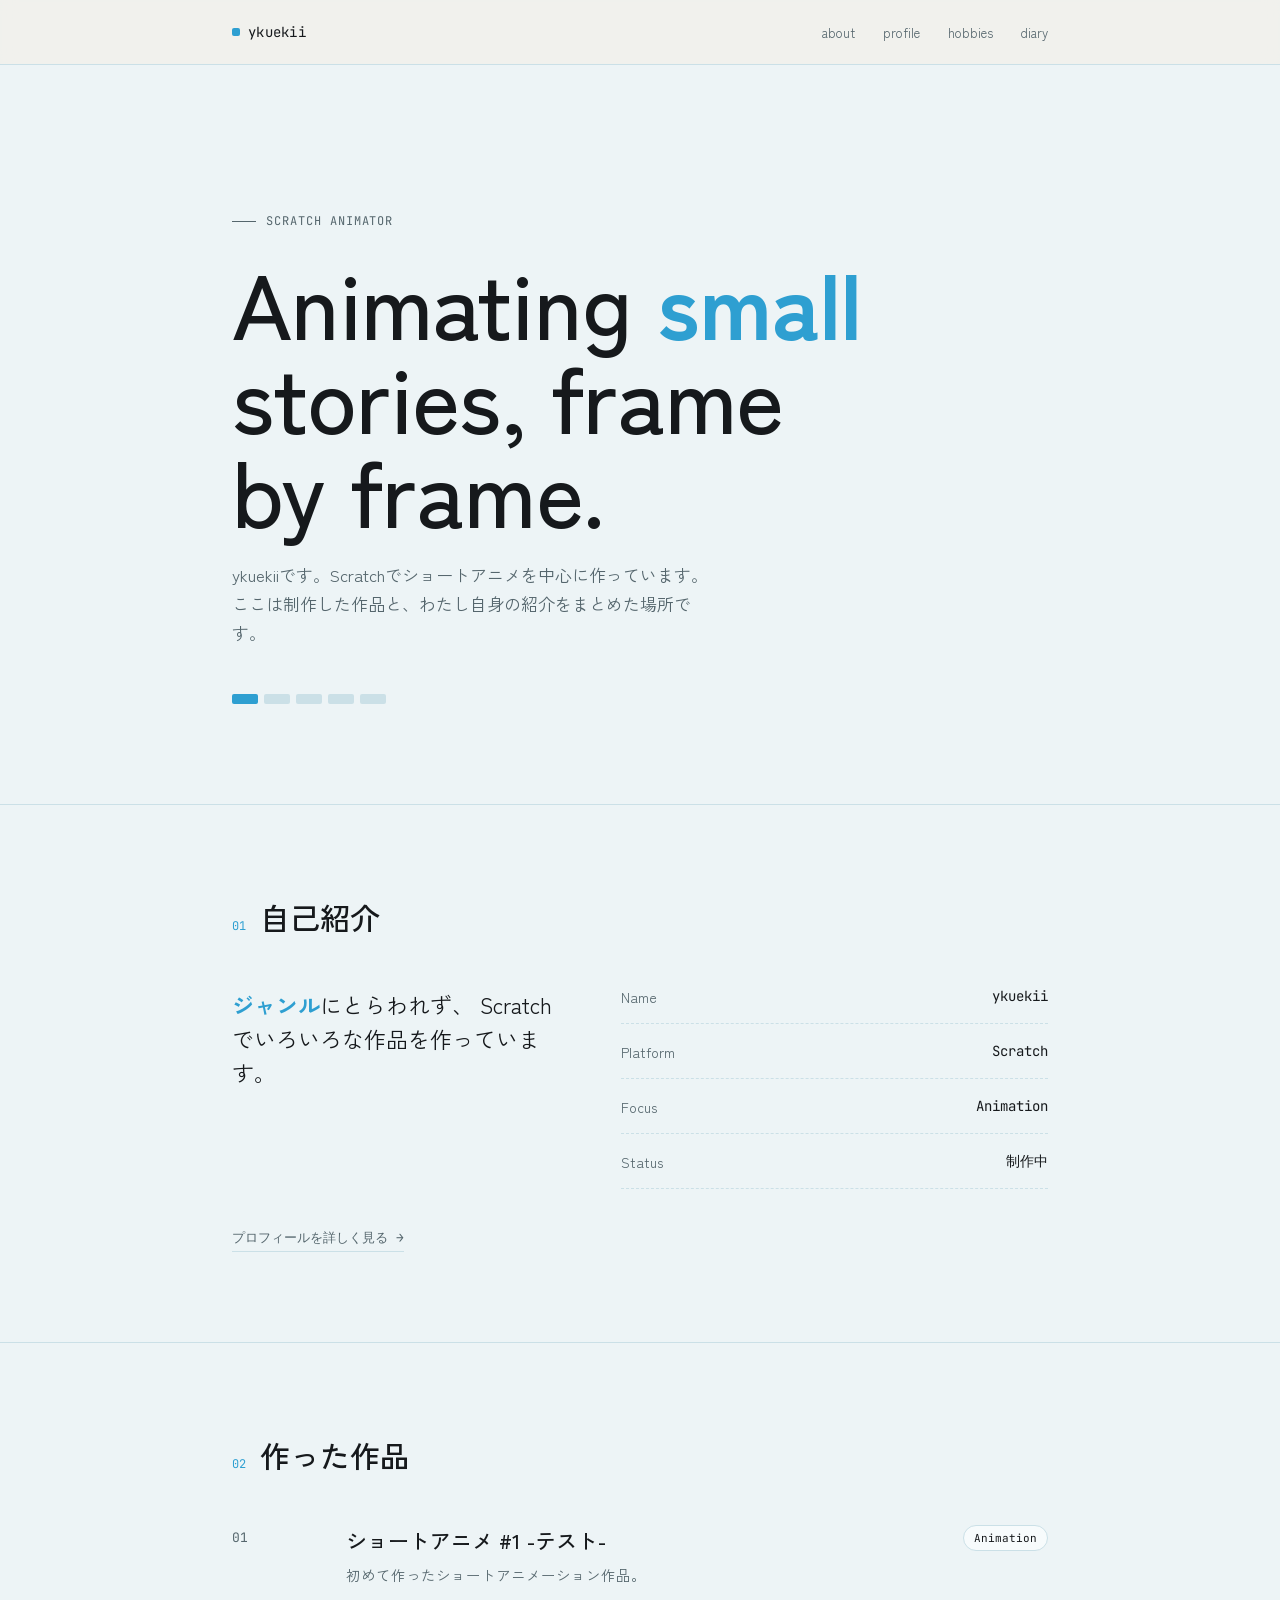
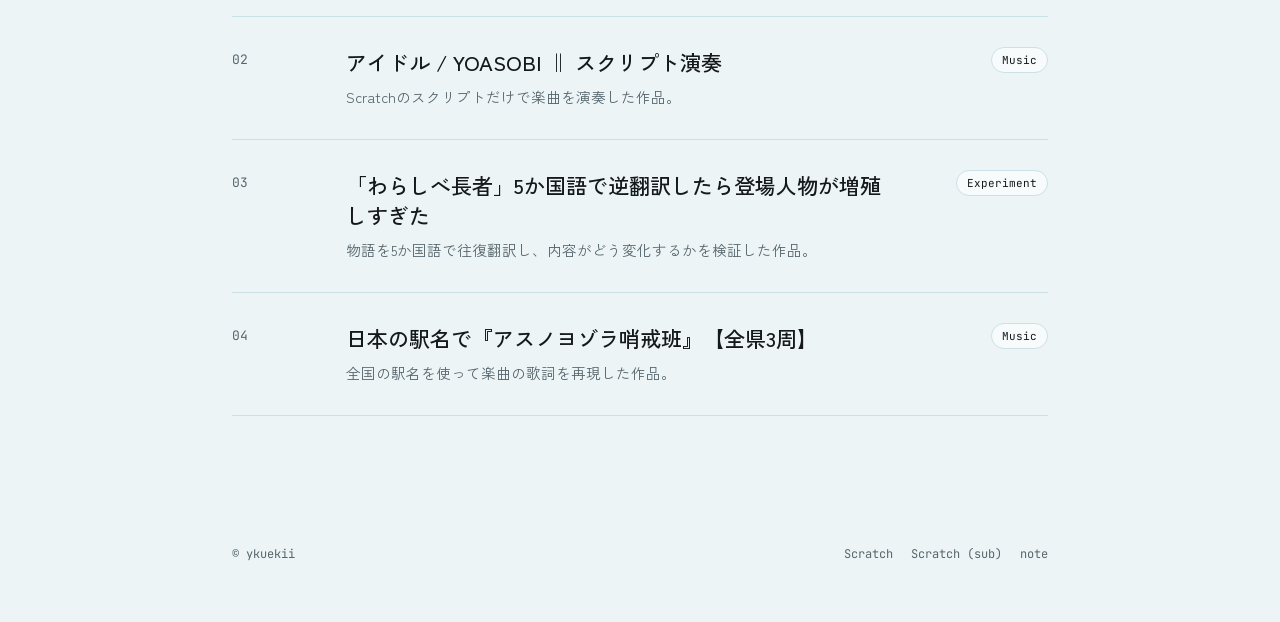
<file: index.html>
<!DOCTYPE html>
<html lang="ja">
<head>
<meta charset="UTF-8">
<meta name="viewport" content="width=device-width, initial-scale=1.0">
<title>ykuekii</title>
<link rel="stylesheet" href="/common.css">
<style>
  /* ---------- ABOUT ---------- */
  .about-grid{
    display:grid;
    grid-template-columns: 1fr 1.3fr;
    gap: 60px;
  }
  .more-link{
    display:inline-flex;
    align-items:center;
    gap: 8px;
    margin-top: 40px;
    font-family: 'JetBrains Mono', monospace;
    font-size: 13px;
    color: var(--ink-soft);
    border-bottom: 1px solid var(--line);
    padding-bottom: 4px;
    transition: color .2s ease, border-color .2s ease;
  }
  .more-link::after{ content: '→'; transition: transform .2s ease; }
  .more-link:hover{ color: var(--ink); border-color: var(--ink); }
  .more-link:hover::after{ transform: translateX(4px); }
  .about-grid .lead{
    font-family: 'Zen Kaku Gothic New', 'Space Grotesk', sans-serif;
    font-size: 22px;
    line-height: 1.55;
  }
  .about-grid .lead .accent-word{ color: var(--accent); font-weight: 700; }
  .facts{
    display:flex;
    flex-direction: column;
    gap: 18px;
  }
  .fact{
    display:flex;
    justify-content: space-between;
    padding-bottom: 16px;
    border-bottom: 1px dashed var(--line);
    font-size: 14px;
  }
  .fact .k{ color: var(--ink-soft); }
  .fact .v{ font-family: 'JetBrains Mono', monospace; }

  /* ---------- WORKS ---------- */
  .works{
    display:flex;
    flex-direction: column;
  }
  .work{
    display:grid;
    grid-template-columns: 90px 1fr 140px;
    gap: 24px;
    align-items: start;
    padding: 30px 0;
    border-bottom: 1px solid var(--line);
    transition: padding-left .25s ease, opacity .2s ease;
    cursor: pointer;
  }
  .work:hover{ opacity: 0.75; padding-left: 10px; }
  .work:first-child{ padding-top: 0; }
  .work .idx{
    font-family: 'JetBrains Mono', monospace;
    font-size: 13px;
    color: var(--ink-soft);
    padding-top: 4px;
  }
  .work .body h3{
    font-family: 'Zen Kaku Gothic New', 'Space Grotesk', sans-serif;
    font-weight: 500;
    font-size: 21px;
    margin-bottom: 8px;
  }
  .work .body p{
    font-size: 14.5px;
    line-height: 1.65;
    color: var(--ink-soft);
    max-width: 480px;
  }
  .work .tag{
    justify-self: end;
    font-family: 'JetBrains Mono', monospace;
    font-size: 11px;
    color: var(--ink);
    background: var(--card);
    border: 1px solid var(--line);
    padding: 5px 10px;
    border-radius: 20px;
    white-space: nowrap;
    height: fit-content;
  }

  /* ---------- CONTACT ---------- */
  /* ページ内には contact というクラスが指定された要素がないため、このルールセットは必要ありません (削除を推奨します) */
  .contact{
    display:flex;
    justify-content: space-between;
    align-items: flex-end;
    flex-wrap: wrap;
    gap: 30px;
  }
  .contact h2{
    font-family: 'Zen Kaku Gothic New', 'Space Grotesk', sans-serif;
    font-weight: 500;
    font-size: clamp(32px, 5vw, 48px);
    max-width: 480px;
    line-height: 1.2;
  }
  .contact h2 em{ font-style: normal; font-weight: 700; color: var(--accent); }
  .links{
    display:flex;
    flex-direction: column;
    gap: 10px;
    font-family: 'JetBrains Mono', monospace;
    font-size: 14px;
  }
  .links a{
    display:flex;
    align-items:center;
    gap: 8px;
    color: var(--ink-soft);
    transition: color .2s ease;
  }
  .links a:hover{ color: var(--ink); }
  .links a::after{
    content: '→';
    opacity: 0;
    transform: translateX(-4px);
    transition: all .2s ease;
  }
  .links a:hover::after{ opacity: 1; transform: translateX(0); }
  /* ↑ ここまで */

  @media (max-width: 700px){
    .about-grid{ grid-template-columns: 1fr; gap: 32px; }
    .work{ grid-template-columns: 40px 1fr; }
    .work .tag{ grid-column: 2; justify-self: start; margin-top: 4px; }
  }
</style>
</head>
<body data-page="index">

<header>
  <nav class="wrap">
    <div class="logo"><span class="dot"></span>ykuekii</div>
    <div class="navlinks">
      <a href="#intro" class="current">about</a>
      <a href="about.html">profile</a>
      <a href="hobbies.html">hobbies</a>
      <a href="diary.html">diary</a>
    </div>
  </nav>
</header>

<section class="hero">
  <div class="wrap">
    <p class="eyebrow">Scratch animator</p>
    <h1>Animating <em>small</em><br>stories, frame<br>by frame.</h1>
    <p>ykuekiiです。Scratchでショートアニメを中心に作っています。ここは制作した作品と、わたし自身の紹介をまとめた場所です。</p>
    <div class="blockrow">
      <span></span><span></span><span></span><span></span><span></span>
    </div>
  </div>
</section>

<section id="intro">
  <div class="wrap">
    <div class="sectionhead reveal">
      <span class="num">01</span>
      <h2>自己紹介</h2>
    </div>
    <div class="about-grid">
      <p class="lead reveal">
        <span class="accent-word">ジャンル</span>にとらわれず、
        Scratchでいろいろな作品を作っています。
      </p>
      <div class="facts reveal">
        <div class="fact"><span class="k">Name</span><span class="v">ykuekii</span></div>
        <div class="fact"><span class="k">Platform</span><span class="v">Scratch</span></div>
        <div class="fact"><span class="k">Focus</span><span class="v">Animation</span></div>
        <div class="fact"><span class="k">Status</span><span class="v">制作中</span></div>
      </div>
    </div>
    <a class="more-link reveal" href="about.html">プロフィールを詳しく見る</a>
  </div>
</section>

<section id="works">
  <div class="wrap">
    <div class="sectionhead reveal">
      <span class="num">02</span>
      <h2>作った作品</h2>
    </div>
    <div class="works">
      <a class="work reveal" href="https://scratch.mit.edu/projects/606206906/" target="_blank" rel="noopener">
        <div class="idx">01</div>
        <div class="body">
          <h3>ショートアニメ #1 -テスト-</h3>
          <p>初めて作ったショートアニメーション作品。</p>
        </div>
        <div class="tag">Animation</div>
      </a>
      <a class="work reveal" href="https://scratch.mit.edu/projects/859384768/" target="_blank" rel="noopener">
        <div class="idx">02</div>
        <div class="body">
          <h3>アイドル / YOASOBI ‖ スクリプト演奏</h3>
          <p>Scratchのスクリプトだけで楽曲を演奏した作品。</p>
        </div>
        <div class="tag">Music</div>
      </a>
      <a class="work reveal" href="https://scratch.mit.edu/projects/750810697/" target="_blank" rel="noopener">
        <div class="idx">03</div>
        <div class="body">
          <h3>「わらしべ長者」5か国語で逆翻訳したら登場人物が増殖しすぎた</h3>
          <p>物語を5か国語で往復翻訳し、内容がどう変化するかを検証した作品。</p>
        </div>
        <div class="tag">Experiment</div>
      </a>
      <a class="work reveal" href="https://scratch.mit.edu/projects/1227706327/" target="_blank" rel="noopener">
        <div class="idx">04</div>
        <div class="body">
          <h3>日本の駅名で『アスノヨゾラ哨戒班』【全県3周】</h3>
          <p>全国の駅名を使って楽曲の歌詞を再現した作品。</p>
        </div>
        <div class="tag">Music</div>
      </a>
    </div>
  </div>
</section>


<footer>
  <div class="wrap">
    <span>© ykuekii</span>
    <div>
      <a href="https://scratch.mit.edu/users/ykuekii/" target="_blank" rel="noopener">Scratch</a>
      <a href="https://scratch.mit.edu/users/-sub-ykuekii-/" target="_blank" rel="noopener">Scratch (sub)</a>
      <a href="https://note.com/yukkkun" target="_blank" rel="noopener">note</a>
    </div>
  </div>
</footer>

<script src="reveal-anim.js"></script>

</body>
</html>
</file>
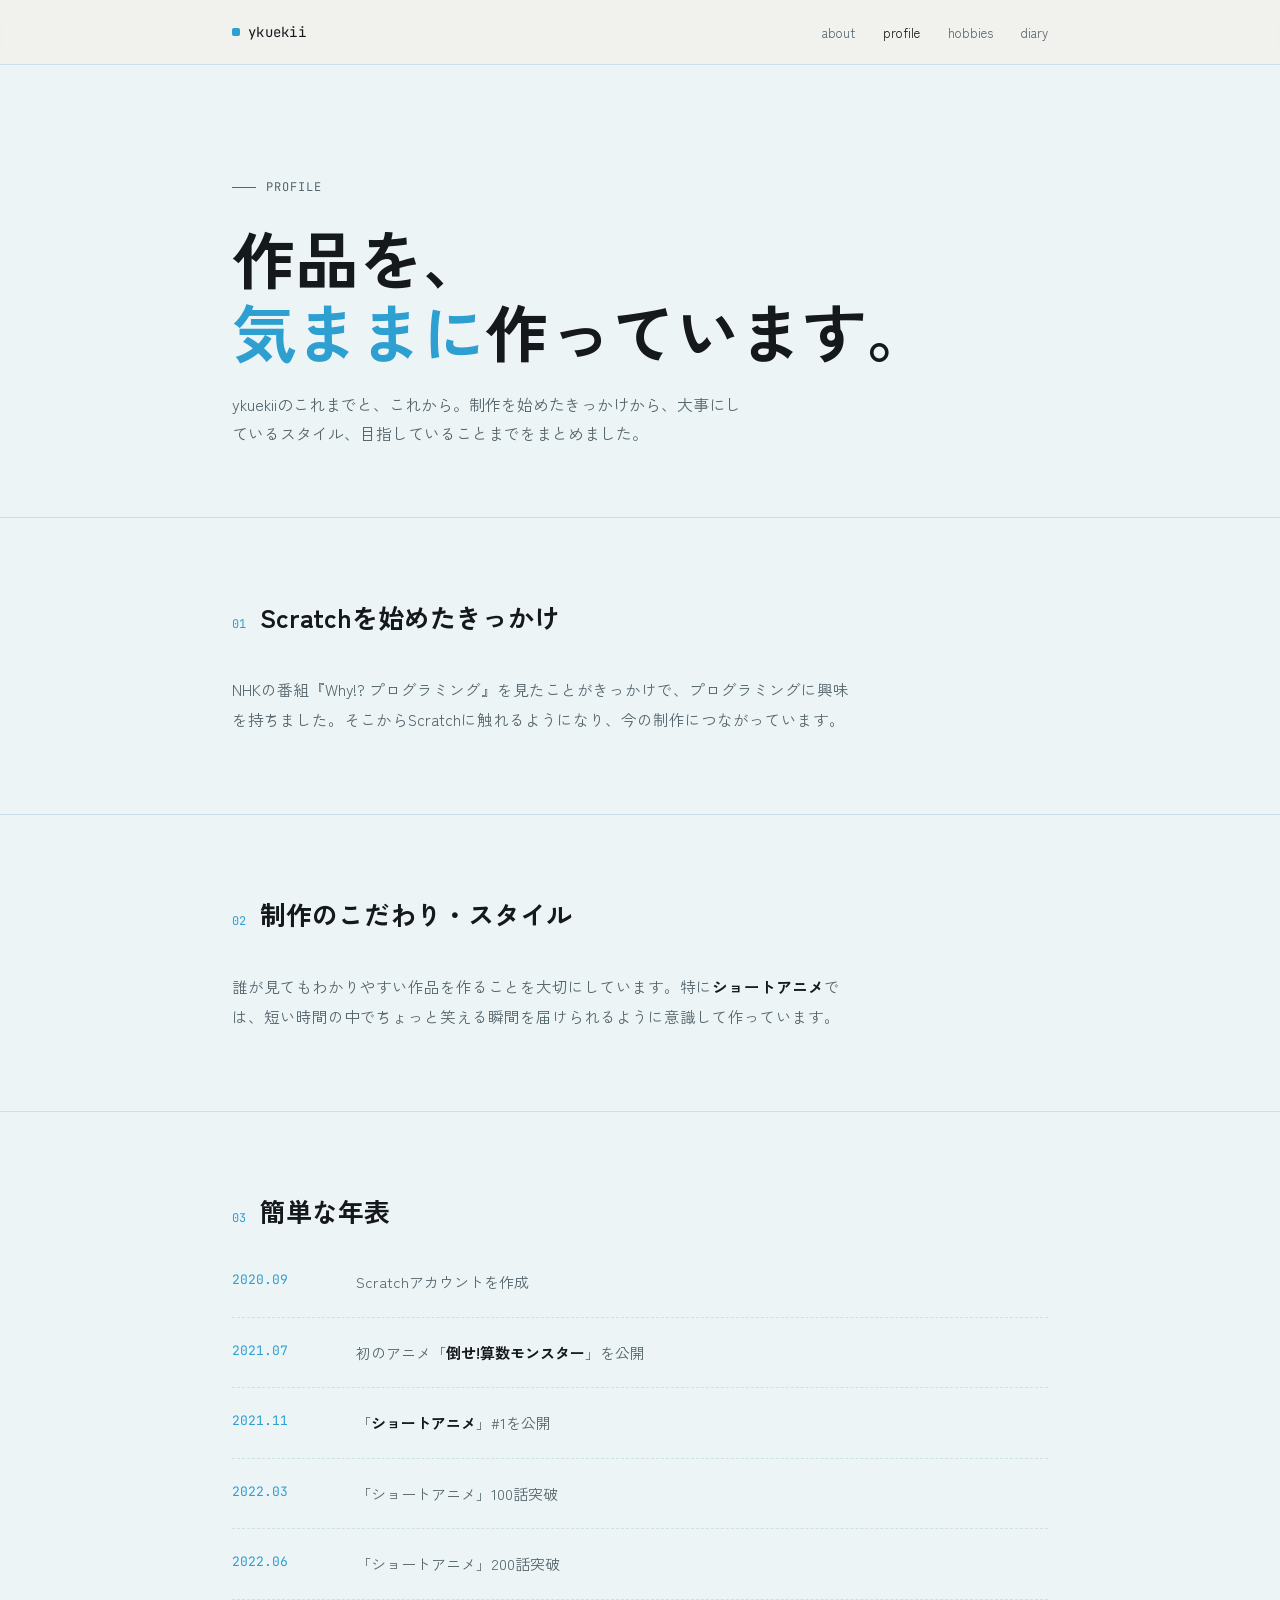
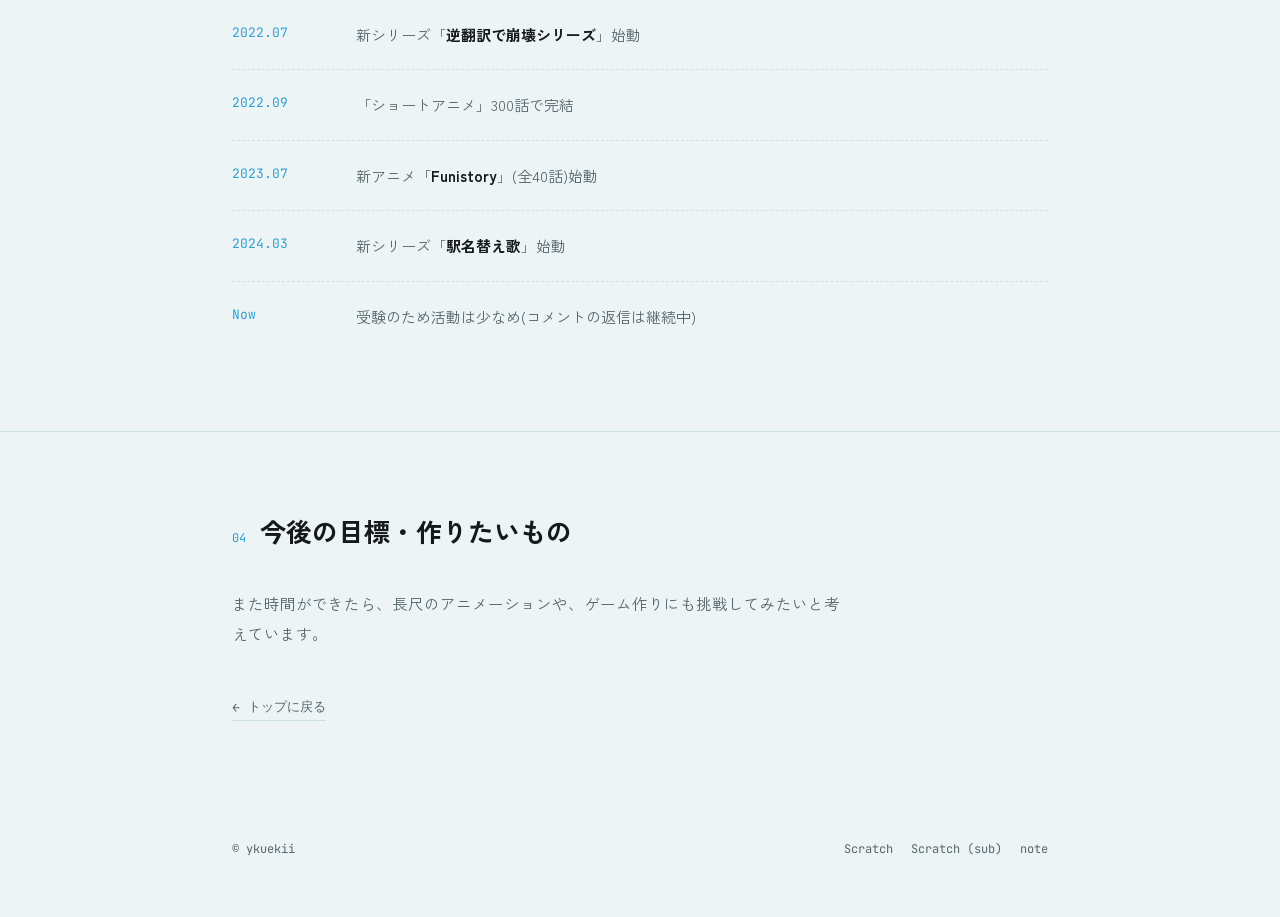
<file: about.html>
<!DOCTYPE html>
<html lang="ja">
<head>
<meta charset="UTF-8">
<meta name="viewport" content="width=device-width, initial-scale=1.0">
<title>profile — ykuekii</title>
<link rel="stylesheet" href="/common.css">
<style>
  .sectionbody{
    max-width: 620px;
    font-size: 15.5px;
    line-height: 1.9;
    color: var(--ink-soft);
  }
  .sectionbody strong{ color: var(--ink); font-weight: 700; }

  /* ---------- TIMELINE ---------- */
  .timeline{
    display:flex;
    flex-direction: column;
  }
  .tl-row{
    display:grid;
    grid-template-columns: 100px 1fr;
    gap: 24px;
    padding: 22px 0;
    border-bottom: 1px dashed var(--line);
  }
  .tl-row:first-child{ padding-top: 0; }
  .tl-row:last-child{ border-bottom: none; }
  .tl-row .when{
    font-family: 'JetBrains Mono', monospace;
    font-size: 13px;
    color: var(--accent);
    padding-top: 2px;
  }
  .tl-row .what{
    font-size: 15px;
    line-height: 1.7;
    color: var(--ink-soft);
  }
  .tl-row .what strong{ color: var(--ink); font-weight: 700; }

  /* ---------- BACK LINK ---------- */
  .back-link{
    display:inline-flex;
    align-items:center;
    gap: 8px;
    margin-top: 50px;
    font-family: 'JetBrains Mono', monospace;
    font-size: 13px;
    color: var(--ink-soft);
    border-bottom: 1px solid var(--line);
    padding-bottom: 4px;
    transition: color .2s ease, border-color .2s ease;
  }
  .back-link::before{ content: '←'; transition: transform .2s ease; }
  .back-link:hover{ color: var(--ink); border-color: var(--ink); }
  .back-link:hover::before{ transform: translateX(-4px); }

  @media (max-width: 700px){
    .tl-row{ grid-template-columns: 70px 1fr; gap: 16px; }
  }
</style>
</head>
<body data-page="about">

<header>
  <nav class="wrap">
    <a class="logo" href="index.html"><span class="dot"></span>ykuekii</a>
    <div class="navlinks">
      <a href="index.html#intro">about</a>
      <a href="about.html" class="current">profile</a>
      <a href="hobbies.html">hobbies</a>
      <a href="diary.html">diary</a>
    </div>
  </nav>
</header>

<section class="hero">
  <div class="wrap">
    <p class="eyebrow">Profile</p>
    <h1>作品を、<br><span class="accent">気ままに</span>作っています。</h1>
    <p>ykuekiiのこれまでと、これから。制作を始めたきっかけから、大事にしているスタイル、目指していることまでをまとめました。</p>
  </div>
</section>

<section id="start">
  <div class="wrap">
    <div class="sectionhead reveal">
      <span class="num">01</span>
      <h2>Scratchを始めたきっかけ</h2>
    </div>
    <div class="sectionbody reveal">
      <p>NHKの番組『Why!? プログラミング』を見たことがきっかけで、プログラミングに興味を持ちました。そこからScratchに触れるようになり、今の制作につながっています。</p>
    </div>
  </div>
</section>

<section id="style">
  <div class="wrap">
    <div class="sectionhead reveal">
      <span class="num">02</span>
      <h2>制作のこだわり・スタイル</h2>
    </div>
    <div class="sectionbody reveal">
      <p>誰が見てもわかりやすい作品を作ることを大切にしています。特に<strong>ショートアニメ</strong>では、短い時間の中でちょっと笑える瞬間を届けられるように意識して作っています。</p>
    </div>
  </div>
</section>

<section id="timeline">
  <div class="wrap">
    <div class="sectionhead reveal">
      <span class="num">03</span>
      <h2>簡単な年表</h2>
    </div>
    <div class="timeline reveal">
      <div class="tl-row">
        <div class="when">2020.09</div>
        <div class="what">Scratchアカウントを作成</div>
      </div>
      <div class="tl-row">
        <div class="when">2021.07</div>
        <div class="what">初のアニメ「<strong>倒せ!算数モンスター</strong>」を公開</div>
      </div>
      <div class="tl-row">
        <div class="when">2021.11</div>
        <div class="what">「<strong>ショートアニメ</strong>」#1を公開</div>
      </div>
      <div class="tl-row">
        <div class="when">2022.03</div>
        <div class="what">「ショートアニメ」100話突破</div>
      </div>
      <div class="tl-row">
        <div class="when">2022.06</div>
        <div class="what">「ショートアニメ」200話突破</div>
      </div>
      <div class="tl-row">
        <div class="when">2022.07</div>
        <div class="what">新シリーズ「<strong>逆翻訳で崩壊シリーズ</strong>」始動</div>
      </div>
      <div class="tl-row">
        <div class="when">2022.09</div>
        <div class="what">「ショートアニメ」300話で完結</div>
      </div>
      <div class="tl-row">
        <div class="when">2023.07</div>
        <div class="what">新アニメ「<strong>Funistory</strong>」(全40話)始動</div>
      </div>
      <div class="tl-row">
        <div class="when">2024.03</div>
        <div class="what">新シリーズ「<strong>駅名替え歌</strong>」始動</div>
      </div>
      <div class="tl-row">
        <div class="when">Now</div>
        <div class="what">受験のため活動は少なめ(コメントの返信は継続中)</div>
      </div>
    </div>
  </div>
</section>

<section id="goal">
  <div class="wrap">
    <div class="sectionhead reveal">
      <span class="num">04</span>
      <h2>今後の目標・作りたいもの</h2>
    </div>
    <div class="sectionbody reveal">
      <p>また時間ができたら、長尺のアニメーションや、ゲーム作りにも挑戦してみたいと考えています。</p>
    </div>
    <a class="back-link reveal" href="index.html">トップに戻る</a>
  </div>
</section>

<footer>
  <div class="wrap">
    <span>© ykuekii</span>
    <div>
      <a href="https://scratch.mit.edu/users/ykuekii/" target="_blank" rel="noopener">Scratch</a>
      <a href="https://scratch.mit.edu/users/-sub-ykuekii-/" target="_blank" rel="noopener">Scratch (sub)</a>
      <a href="https://note.com/yukkkun" target="_blank" rel="noopener">note</a>
    </div>
  </div>
</footer>

<script src="reveal-anim.js"></script>

</body>
</html>
</file>
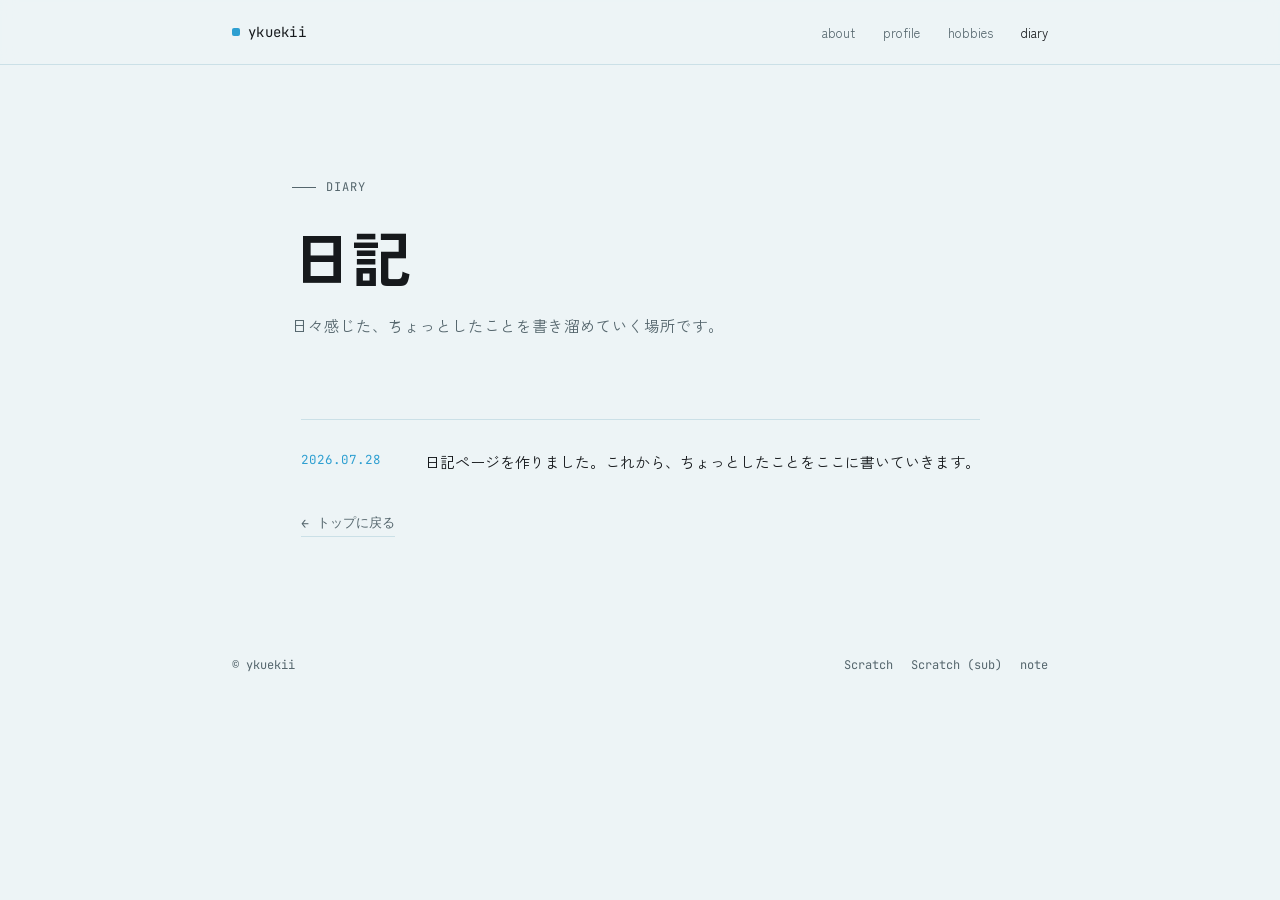
<file: diary.html>
<!DOCTYPE html>
<html lang="ja">
<head>
<meta charset="UTF-8">
<meta name="viewport" content="width=device-width, initial-scale=1.0">
<title>diary — ykuekii</title>
<link rel="stylesheet" href="/common.css">
<style>
  .entries{
    padding: 20px 0 80px;
    display:flex;
    flex-direction: column;
  }
  .entry{
    display:grid;
    grid-template-columns: 100px 1fr;
    gap: 24px;
    padding: 28px 0;
    border-top: 1px solid var(--line);
  }
  .entry:first-child{ border-top: 1px solid var(--line); }
  .entry .date{
    font-family: 'JetBrains Mono', monospace;
    font-size: 12.5px;
    color: var(--accent);
    padding-top: 3px;
  }
  .entry .text{
    font-size: 15px;
    line-height: 1.85;
    color: var(--ink);
  }
  .entry .text strong{ font-weight: 700; }

  .back-link{
    display:inline-flex;
    align-items:center;
    gap: 8px;
    margin-top: 10px;
    font-family: 'JetBrains Mono', monospace;
    font-size: 13px;
    color: var(--ink-soft);
    border-bottom: 1px solid var(--line);
    padding-bottom: 4px;
    transition: color .2s ease, border-color .2s ease;
  }
  .back-link::before{ content: '←'; transition: transform .2s ease; }
  .back-link:hover{ color: var(--ink); border-color: var(--ink); }
  .back-link:hover::before{ transform: translateX(-4px); }

  @media (max-width: 700px){
    .entry{ grid-template-columns: 1fr; gap: 6px; }
  }
</style>
</head>
<body data-page="diary">

<header>
  <nav class="wrap">
    <a class="logo" href="index.html"><span class="dot"></span>ykuekii</a>
    <div class="navlinks">
      <a href="index.html#intro">about</a>
      <a href="about.html">profile</a>
      <a href="hobbies.html">hobbies</a>
      <a href="diary.html" class="current">diary</a>
    </div>
  </nav>
</header>

<section class="hero">
  <div class="wrap">
    <p class="eyebrow">Diary</p>
    <h1>日記</h1>
    <p>日々感じた、ちょっとしたことを書き溜めていく場所です。</p>
  </div>
</section>

<section class="entries">
  <div class="wrap">
    <div class="entry reveal">
      <div class="date">2026.07.28</div>
      <div class="text">日記ページを作りました。これから、ちょっとしたことをここに書いていきます。</div>
    </div>
    <a class="back-link reveal" href="index.html">トップに戻る</a>
  </div>
</section>

<footer>
  <div class="wrap">
    <span>© ykuekii</span>
    <div>
      <a href="https://scratch.mit.edu/users/ykuekii/" target="_blank" rel="noopener">Scratch</a>
      <a href="https://scratch.mit.edu/users/-sub-ykuekii-/" target="_blank" rel="noopener">Scratch (sub)</a>
      <a href="https://note.com/yukkkun" target="_blank" rel="noopener">note</a>
    </div>
  </div>
</footer>

<script src="reveal-anim.js"></script>

</body>
</html>
</file>
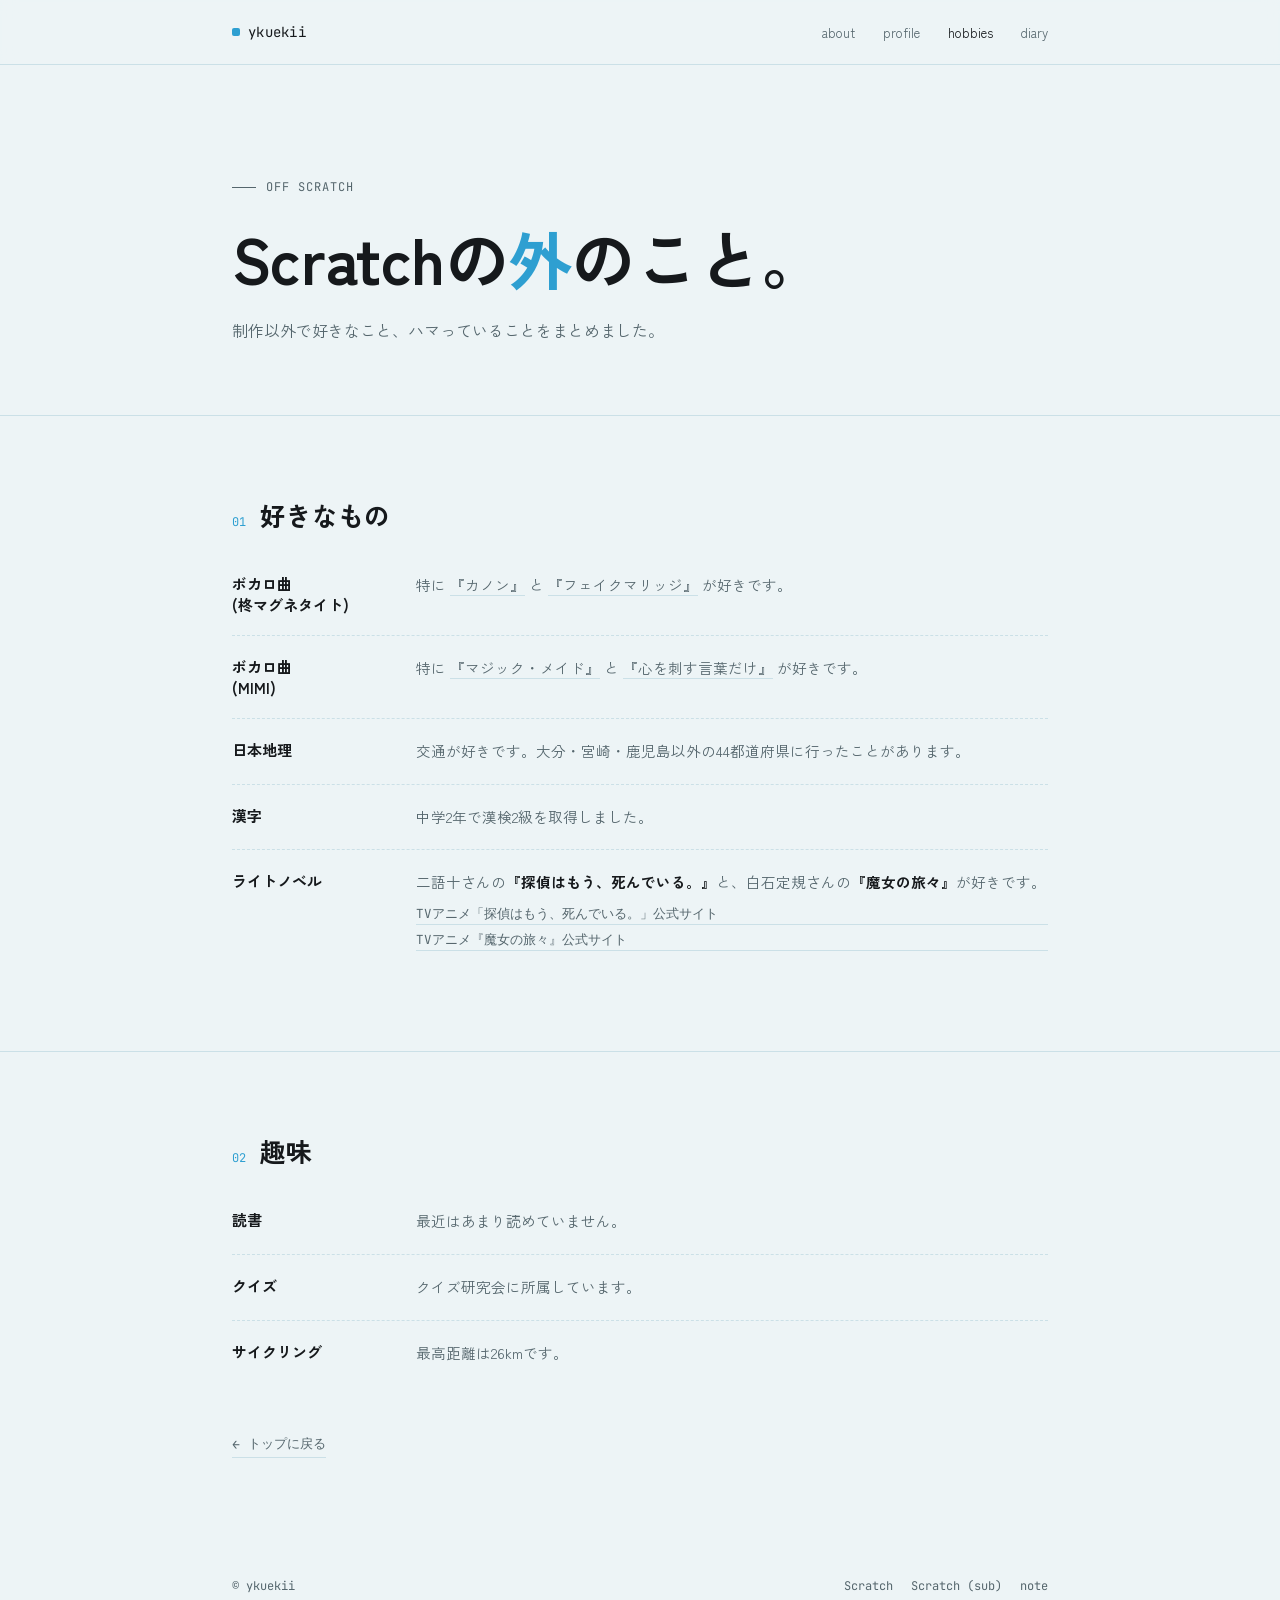
<file: hobbies.html>
<!DOCTYPE html>
<html lang="ja">
<head>
<meta charset="UTF-8">
<meta name="viewport" content="width=device-width, initial-scale=1.0">
<title>hobbies — ykuekii</title>
<link rel="stylesheet" href="/common.css">
<style>
  .sectionbody{
    max-width: 620px;
    font-size: 15.5px;
    line-height: 1.9;
    color: var(--ink-soft);
  }
  .sectionbody strong{ color: var(--ink); font-weight: 700; }

  .sectionbody a{ transition: color .2s ease, border-color .2s ease; }
  .sectionbody a:hover{ color: var(--accent); border-color: var(--accent) !important; }

  .hobby-list{
    display:flex;
    flex-direction: column;
  }
  .hobby-row{
    display:grid;
    grid-template-columns: 160px 1fr;
    gap: 24px;
    padding: 20px 0;
    border-bottom: 1px dashed var(--line);
  }
  .hobby-row:first-child{ padding-top: 0; }
  .hobby-row:last-child{ border-bottom: none; }
  .hobby-row .label{
    font-weight: 700;
    font-size: 15px;
  }
  .hobby-row .note{
    font-size: 14.5px;
    line-height: 1.7;
    color: var(--ink-soft);
  }
  .hobby-row .note a{
    color: var(--ink-soft);
    border-bottom: 1px solid var(--line);
    transition: color .2s ease, border-color .2s ease;
  }
  .hobby-row .note a:hover{ color: var(--accent); border-color: var(--accent); }
  .hobby-row .note strong{ color: var(--ink); font-weight: 700; }

  .tag-cloud{
    display:flex;
    flex-wrap: wrap;
    gap: 10px;
  }
  .tag-cloud span{
    font-family: 'JetBrains Mono', monospace;
    font-size: 13px;
    color: var(--ink);
    background: var(--card);
    border: 1px solid var(--line);
    padding: 8px 16px;
    border-radius: 20px;
  }

  .back-link{
    display:inline-flex;
    align-items:center;
    gap: 8px;
    margin-top: 50px;
    font-family: 'JetBrains Mono', monospace;
    font-size: 13px;
    color: var(--ink-soft);
    border-bottom: 1px solid var(--line);
    padding-bottom: 4px;
    transition: color .2s ease, border-color .2s ease;
  }
  .back-link::before{ content: '←'; transition: transform .2s ease; }
  .back-link:hover{ color: var(--ink); border-color: var(--ink); }
  .back-link:hover::before{ transform: translateX(-4px); }

  @media (max-width: 700px){
    .hobby-row{ grid-template-columns: 1fr; gap: 6px; }
  }
</style>
</head>
<body data-page="hobbies">

<header>
  <nav class="wrap">
    <a class="logo" href="index.html"><span class="dot"></span>ykuekii</a>
    <div class="navlinks">
      <a href="index.html#intro">about</a>
      <a href="about.html">profile</a>
      <a href="hobbies.html" class="current">hobbies</a>
      <a href="diary.html">diary</a>
    </div>
  </nav>
</header>

<section class="hero">
  <div class="wrap">
    <p class="eyebrow">Off Scratch</p>
    <h1>Scratchの<span class="accent">外</span>のこと。</h1>
    <p>制作以外で好きなこと、ハマっていることをまとめました。</p>
  </div>
</section>

<section id="likes">
  <div class="wrap">
    <div class="sectionhead reveal">
      <span class="num">01</span>
      <h2>好きなもの</h2>
    </div>
    <div class="hobby-list reveal">
      <div class="hobby-row">
        <div class="label">ボカロ曲<br>(柊マグネタイト)</div>
        <div class="note">
          特に <a href="https://youtu.be/G07TPX7i56g?si=92hUyS6IXmu1Mt08" target="_blank" rel="noopener">『カノン』</a> と
          <a href="https://youtu.be/xumhFodCj0A?si=4TJKd-XcVkTUUi89" target="_blank" rel="noopener">『フェイクマリッジ』</a> が好きです。
        </div>
      </div>
      <div class="hobby-row">
        <div class="label">ボカロ曲<br>(MIMI)</div>
        <div class="note">
          特に <a href="https://youtu.be/TC80uw4HgCw?si=ZShWvgGLB9PNRFKp" target="_blank" rel="noopener">『マジック・メイド』</a> と
          <a href="https://youtu.be/FXNUn2KzcE8?si=RpUATzpHflkU90kP" target="_blank" rel="noopener">『心を刺す言葉だけ』</a> が好きです。
        </div>
      </div>
      <div class="hobby-row">
        <div class="label">日本地理</div>
        <div class="note">交通が好きです。大分・宮崎・鹿児島以外の44都道府県に行ったことがあります。</div>
      </div>
      <div class="hobby-row">
        <div class="label">漢字</div>
        <div class="note">中学2年で漢検2級を取得しました。</div>
      </div>
      <div class="hobby-row">
        <div class="label">ライトノベル</div>
        <div class="note">
          二語十さんの<strong>『探偵はもう、死んでいる。』</strong>と、白石定規さんの<strong>『魔女の旅々』</strong>が好きです。<br>
          <span style="display:flex; flex-direction:column; gap:4px; margin-top:8px; font-family:'JetBrains Mono', monospace; font-size:12.5px;">
            <a href="https://tanmoshi-anime.jp/" target="_blank" rel="noopener">TVアニメ「探偵はもう、死んでいる。」公式サイト</a>
            <a href="https://majotabi.jp/" target="_blank" rel="noopener">TVアニメ『魔女の旅々』公式サイト</a>
          </span>
        </div>
      </div>
    </div>
  </div>
</section>

<section id="about-hobby">
  <div class="wrap">
    <div class="sectionhead reveal">
      <span class="num">02</span>
      <h2>趣味</h2>
    </div>
    <div class="hobby-list reveal">
      <div class="hobby-row">
        <div class="label">読書</div>
        <div class="note">最近はあまり読めていません。</div>
      </div>
      <div class="hobby-row">
        <div class="label">クイズ</div>
        <div class="note">クイズ研究会に所属しています。</div>
      </div>
      <div class="hobby-row">
        <div class="label">サイクリング</div>
        <div class="note">最高距離は26kmです。</div>
      </div>
    </div>
    <a class="back-link reveal" href="index.html">トップに戻る</a>
  </div>
</section>

<footer>
  <div class="wrap">
    <span>© ykuekii</span>
    <div>
      <a href="https://scratch.mit.edu/users/ykuekii/" target="_blank" rel="noopener">Scratch</a>
      <a href="https://scratch.mit.edu/users/-sub-ykuekii-/" target="_blank" rel="noopener">Scratch (sub)</a>
      <a href="https://note.com/yukkkun" target="_blank" rel="noopener">note</a>
    </div>
  </div>
</footer>

<script src="reveal-anim.js"></script>

</body>
</html>
</file>
<file: common.css>
@import url("https://fonts.googleapis.com/css2?family=Zen+Kaku+Gothic+New:wght@500;700&family=Space+Grotesk:wght@400;500&family=JetBrains+Mono:wght@400;500&display=swap");

:root {
  --bg: #edf4f6;
  --ink: #16191c;
  --ink-soft: #55666d;
  --accent: #2e9fd1;
  --line: #cbe0e7;
  --card: #f7fbfc;
}

*{ margin:0; padding:0; box-sizing:border-box; }
html{ scroll-behavior: smooth; }

body {
  background: var(--bg);
  color: var(--ink);
  font-family: 'Zen Kaku Gothic New', 'Space Grotesk', sans-serif;
  -webkit-font-smoothing: antialiased;
  overflow-x: hidden;
}

::selection{ background: var(--accent); color: var(--ink); }
body:is([data-page="hobbies"], [data-page="diary"]) ::selection{ color: #fff; }

a{ color: inherit; text-decoration: none; }

.wrap{
  max-width: 880px;
  margin: 0 auto;
  padding: 0 32px;
}

body[data-page="diary"] .wrap:not(nav, footer > div) { max-width: 760px; }



header{
  position: sticky;
  top: 0;
  z-index: 20;
  background: rgba(241,240,236,0.85);
  backdrop-filter: blur(8px);
  border-bottom: 1px solid var(--line);
}
body:is([data-page="hobbies"], [data-page="diary"]) header { background: rgba(237,244,246,0.85); }
nav.wrap{
  display:flex;
  align-items:center;
  justify-content: space-between;
  height: 64px;
}
.logo{
  font-family: 'JetBrains Mono', monospace;
  font-size: 14px;
  letter-spacing: 0.02em;
  display:flex;
  align-items:center;
  gap:8px;
}
.logo .dot{
  width:8px; height:8px;
  background: var(--accent);
  display:inline-block;
  border-radius: 2px;
}
.navlinks{
  display:flex;
  gap: 28px;
  font-size: 13px;
  color: var(--ink-soft);
}
.navlinks a{ transition: color .2s ease; }
body[data-page="index"] .navlinks a{ position:relative; }
body[data-page="index"] .hero{ position: relative; }
.navlinks a:hover{ color: var(--ink); }
body:not([data-page="index"]) .navlinks a.current { color: var(--ink); }
.hero{ padding: 90px 0 70px; }
body[data-page="index"] .hero{ padding: 120px 0 100px; }
body[data-page="diary"] .hero{ padding: 90px 0 60px; }
.hero .eyebrow{
  font-family: 'JetBrains Mono', monospace;
  font-size: 12px;
  color: var(--ink-soft);
  letter-spacing: 0.08em;
  text-transform: uppercase;
  margin-bottom: 22px;
  display:flex;
  align-items:center;
  gap: 10px;
}
.hero .eyebrow::before{
  content:'';
  width: 24px; height: 1px;
  background: var(--ink-soft);
}
.hero h1{
  font-weight: 700;
  font-size: clamp(38px, 7vw, 64px);
  line-height: 1.15;
  letter-spacing: -0.01em;
}
body[data-page="index"] .hero h1{
  font-family: 'Zen Kaku Gothic New', 'Space Grotesk', sans-serif;
  font-weight: 500;
  font-size: clamp(48px, 9vw, 92px);
  line-height: 1.02;
}
body[data-page="diary"] .hero h1{ font-size: clamp(38px, 7vw, 60px); }
.hero h1 .accent{ color: var(--accent); }
body[data-page="index"] .hero h1 em{
  font-style: normal;
  font-weight: 700;
  color: var(--accent);
}
.hero p{
  margin-top: 22px;
  max-width: 520px;
  font-size: 16px;
  line-height: 1.8;
  color: var(--ink-soft);
}
body[data-page="index"] .hero p{
  margin-top: 26px;
  max-width: 480px;
  &:not(.eyebrow){ font-size: 17px; }
  line-height: 1.7;
}
body[data-page="diary"] .hero p:not(.eyebrow){
  max-width: 480px;
  font-size: 15.5px;
}
.blockrow{
    margin-top: 46px;
    display:flex;
    gap: 6px;
  }
.blockrow span{
  width: 26px; height: 10px;
  background: var(--line);
  border-radius: 2px;
  animation: grow 2.4s ease-in-out infinite;
}
.blockrow span:nth-child(1){ background: var(--accent); animation-delay: 0s; }
.blockrow span:nth-child(2){ animation-delay: .15s; }
.blockrow span:nth-child(3){ animation-delay: .3s; }
.blockrow span:nth-child(4){ animation-delay: .45s; }
.blockrow span:nth-child(5){ animation-delay: .6s; }
@keyframes grow{
  0%, 100%{ opacity: .35; }
  50%{ opacity: 1; }
}
body:not([data-page="diary"]) > section:not(:first-of-type){ padding: 80px 0; border-top: 1px solid var(--line); }
body[data-page="index"] > section:not(:first-of-type){ padding: 90px 0; }

.sectionhead{
  display:flex;
  align-items: baseline;
  gap: 14px;
  margin-bottom: 40px;
}
body[data-page="index"] .sectionhead{ margin-bottom: 48px; }
.sectionhead .num{
  font-family: 'JetBrains Mono', monospace;
  font-size: 12px;
  color: var(--accent);
}
.sectionhead h2{
  font-weight: 700;
  font-size: 26px;
}
body[data-page="index"] .sectionhead h2{
  font-family: 'Zen Kaku Gothic New', 'Space Grotesk', sans-serif;
  font-weight: 500;
  font-size: 30px;
}

footer{
  padding: 40px 0 60px;
  font-family: 'JetBrains Mono', monospace;
  font-size: 12px;
  color: var(--ink-soft);
}
body:not([data-page="diary"]) footer{ display:flex; justify-content: space-between; }
footer .wrap{
  display:flex;
  justify-content:space-between;
  align-items:flex-start;
  width:100%;
  flex-wrap:wrap;
  gap:16px;
  > div {
    display:flex;
    gap:18px;
    flex-wrap:wrap;
  }
}

footer a{ transition: color .2s ease; }
footer a:hover{ color: var(--ink); }

.reveal{
  opacity: 0;
  transform: translateY(18px);
  transition: opacity .7s ease, transform .7s ease;
  :where(body[data-page="diary"]) & { transform: translateY(14px); transition: opacity .6s ease, transform .6s ease; }
}
.reveal.in{ opacity: 1; transform: translateY(0); }

@media (prefers-reduced-motion: reduce){
  .reveal{ opacity:1; transform:none; transition:none; }
  .blockrow span{ animation: none; opacity: .8; }
}

@media (max-width: 700px){
  .navlinks{ gap: 16px; }
  .hero{ padding: 70px 0 50px; }
  body[data-page="index"] .hero{ padding: 90px 0 70px; }
  body[data-page="diary"] .hero{ padding: 70px 0 40px; }
}

:focus-visible{
  outline: 2px solid var(--accent);
  outline-offset: 3px;
}
</file>
